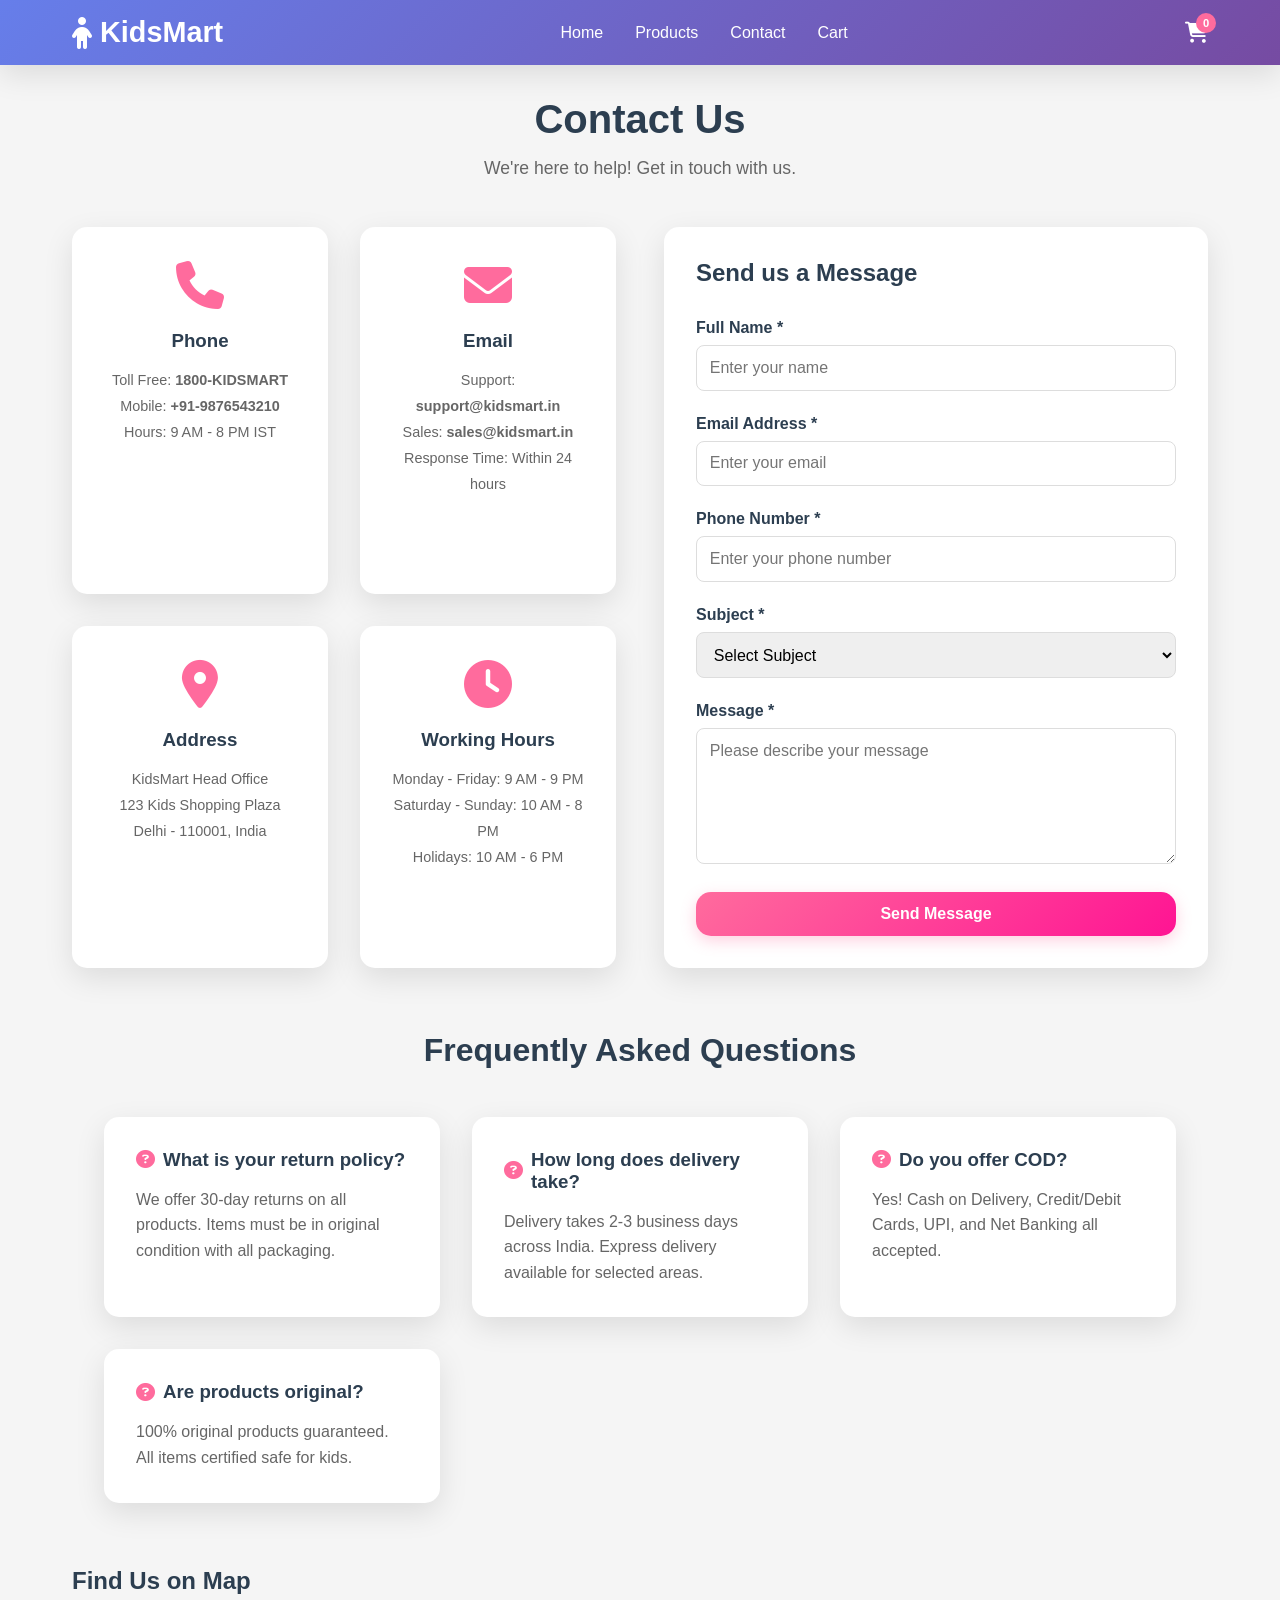
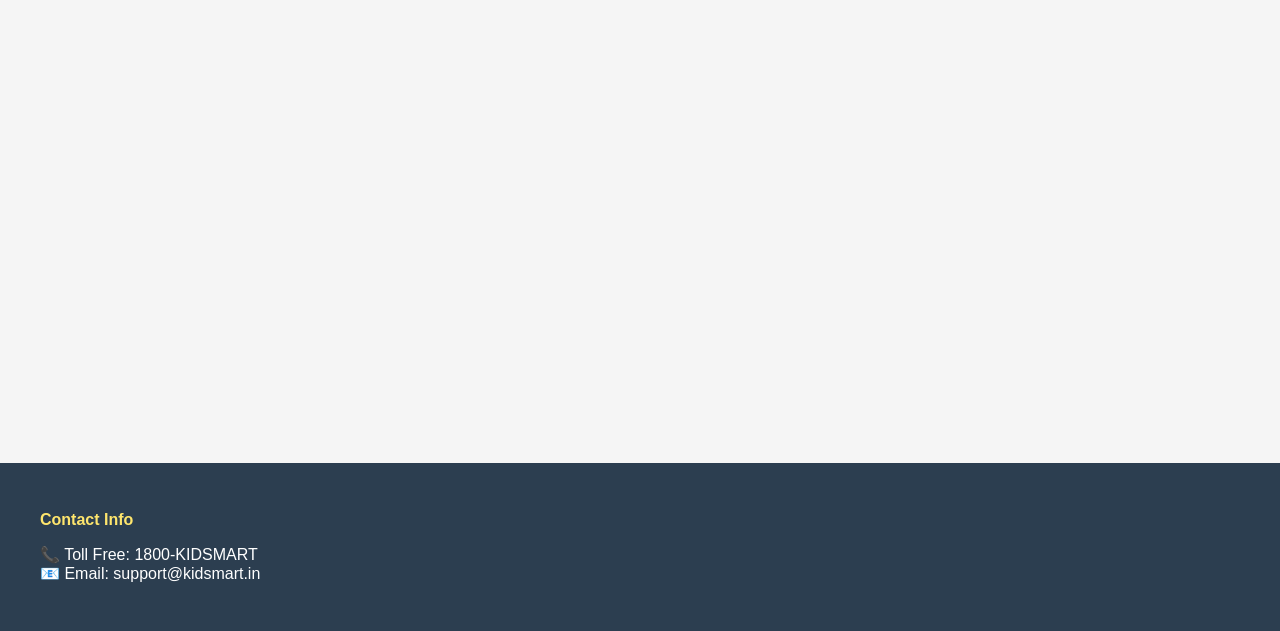
<file: contact.html>
<!DOCTYPE html>
<html lang="en">
<head>
    <meta charset="UTF-8">
    <meta name="viewport" content="width=device-width, initial-scale=1.0">
    <title>Contact Us - KidsMart</title>
    <link rel="stylesheet" href="styles.css">
    <link rel="stylesheet" href="https://cdnjs.cloudflare.com/ajax/libs/font-awesome/6.4.0/css/all.min.css">
</head>
<body>
    <!-- Navigation Bar -->
    <nav class="navbar">
        <div class="nav-container">
            <div class="logo">
                <i class="fas fa-child"></i>
                <span>KidsMart</span>
            </div>
            <ul class="nav-menu">
                <li><a href="index.html" class="nav-link">Home</a></li>
                <li><a href="products.html" class="nav-link">Products</a></li>
                <li><a href="contact.html" class="nav-link">Contact</a></li>
                <li><a href="cart.html" class="nav-link">Cart</a></li>
            </ul>
            <div class="nav-icons">
                <a href="cart.html" class="nav-icon cart-icon"><i class="fas fa-shopping-cart"></i><span class="cart-count">0</span></a>
            </div>
        </div>
    </nav>

    <!-- Contact Section -->
    <div class="contact-container">
        <h1>Contact Us</h1>
        <p class="contact-subtitle">We're here to help! Get in touch with us.</p>

        <div class="contact-content">
            <!-- Contact Info Cards -->
            <div class="contact-cards">
                <div class="contact-card">
                    <div class="card-icon"><i class="fas fa-phone"></i></div>
                    <h3>Phone</h3>
                    <p>Toll Free: <strong>1800-KIDSMART</strong></p>
                    <p>Mobile: <strong>+91-9876543210</strong></p>
                    <p>Hours: 9 AM - 8 PM IST</p>
                </div>

                <div class="contact-card">
                    <div class="card-icon"><i class="fas fa-envelope"></i></div>
                    <h3>Email</h3>
                    <p>Support: <strong>support@kidsmart.in</strong></p>
                    <p>Sales: <strong>sales@kidsmart.in</strong></p>
                    <p>Response Time: Within 24 hours</p>
                </div>

                <div class="contact-card">
                    <div class="card-icon"><i class="fas fa-map-marker-alt"></i></div>
                    <h3>Address</h3>
                    <p>KidsMart Head Office</p>
                    <p>123 Kids Shopping Plaza</p>
                    <p>Delhi - 110001, India</p>
                </div>

                <div class="contact-card">
                    <div class="card-icon"><i class="fas fa-clock"></i></div>
                    <h3>Working Hours</h3>
                    <p>Monday - Friday: 9 AM - 9 PM</p>
                    <p>Saturday - Sunday: 10 AM - 8 PM</p>
                    <p>Holidays: 10 AM - 6 PM</p>
                </div>
            </div>

            <!-- Contact Form -->
            <div class="contact-form-section">
                <h2>Send us a Message</h2>
                <form class="contact-form" onsubmit="handleContactSubmit(event)">
                    <div class="form-group">
                        <label>Full Name *</label>
                        <input type="text" name="name" required placeholder="Enter your name">
                    </div>

                    <div class="form-group">
                        <label>Email Address *</label>
                        <input type="email" name="email" required placeholder="Enter your email">
                    </div>

                    <div class="form-group">
                        <label>Phone Number *</label>
                        <input type="tel" name="phone" required placeholder="Enter your phone number">
                    </div>

                    <div class="form-group">
                        <label>Subject *</label>
                        <select name="subject" required>
                            <option value="">Select Subject</option>
                            <option value="Order Issue">Order Issue</option>
                            <option value="Product Quality">Product Quality</option>
                            <option value="Delivery Problem">Delivery Problem</option>
                            <option value="Return Request">Return Request</option>
                            <option value="General Inquiry">General Inquiry</option>
                            <option value="Feedback">Feedback</option>
                        </select>
                    </div>

                    <div class="form-group">
                        <label>Message *</label>
                        <textarea name="message" required placeholder="Please describe your message" rows="6"></textarea>
                    </div>

                    <button type="submit" class="btn btn-primary" style="width: 100%;">Send Message</button>
                </form>
            </div>
        </div>

        <!-- FAQ Section -->
        <section class="faq-section">
            <h2>Frequently Asked Questions</h2>
            <div class="faq-grid">
                <div class="faq-item">
                    <h3><i class="fas fa-question-circle"></i> What is your return policy?</h3>
                    <p>We offer 30-day returns on all products. Items must be in original condition with all packaging.</p>
                </div>
                <div class="faq-item">
                    <h3><i class="fas fa-question-circle"></i> How long does delivery take?</h3>
                    <p>Delivery takes 2-3 business days across India. Express delivery available for selected areas.</p>
                </div>
                <div class="faq-item">
                    <h3><i class="fas fa-question-circle"></i> Do you offer COD?</h3>
                    <p>Yes! Cash on Delivery, Credit/Debit Cards, UPI, and Net Banking all accepted.</p>
                </div>
                <div class="faq-item">
                    <h3><i class="fas fa-question-circle"></i> Are products original?</h3>
                    <p>100% original products guaranteed. All items certified safe for kids.</p>
                </div>
            </div>
        </section>

        <!-- Map Section (Optional) -->
        <section class="map-section">
            <h2>Find Us on Map</h2>
            <iframe src="https://www.google.com/maps/embed?pb=!1m18!1m12!1m3!1d3503.5829852437326!2d77.22980862346894!3d28.61449917242471!2m3!1f0!2f0!3f0!3m2!1i1024!2i768!4f13.1!3m3!1m2!1s0x390ce62c8e5b5555%3A0x1234567890abcdef!2sDelhi!5e0!3m2!1sen!2sin!4v1234567890123" width="100%" height="400" style="border:0;" allowfullscreen="" loading="lazy"></iframe>
        </section>
    </div>

    <!-- Footer -->
    <footer class="footer">
        <div class="footer-content">
            <div class="footer-section">
                <h4>Contact Info</h4>
                <p>📞 Toll Free: 1800-KIDSMART</p>
                <p>📧 Email: support@kidsmart.in</p>
            </div>
        </div>
    </footer>

    <script src="script.js"></script>
    <script>
        function handleContactSubmit(event) {
            event.preventDefault();
            const formData = new FormData(event.target);
            console.log('Contact Form Submitted:', Object.fromEntries(formData));
            showNotification('Thank you! We will contact you soon.');
            event.target.reset();
        }
    </script>
</body>
</html>
</file>
<file: styles.css>
* {
    margin: 0;
    padding: 0;
    box-sizing: border-box;
}

:root {
    --primary-color: #FF6B9D;
    --secondary-color: #4ECDC4;
    --accent-color: #FFE66D;
    --dark-color: #2C3E50;
    --light-color: #F8F9FA;
    --border-radius: 15px;
    --transition: all 0.3s ease;
    --shadow: 0 10px 30px rgba(0, 0, 0, 0.1);
}

body {
    font-family: 'Segoe UI', Tahoma, Geneva, Verdana, sans-serif;
    color: var(--dark-color);
    background-color: #f5f5f5;
    overflow-x: hidden;
}

/* ========== NAVBAR ========== */
.navbar {
    background: linear-gradient(135deg, #667eea 0%, #764ba2 100%);
    padding: 1rem 0;
    position: sticky;
    top: 0;
    z-index: 1000;
    box-shadow: var(--shadow);
}

.nav-container {
    max-width: 1200px;
    margin: 0 auto;
    padding: 0 2rem;
    display: flex;
    justify-content: space-between;
    align-items: center;
}

.logo {
    display: flex;
    align-items: center;
    gap: 0.5rem;
    font-size: 1.8rem;
    font-weight: bold;
    color: white;
    text-decoration: none;
    cursor: pointer;
}

.logo i {
    font-size: 2rem;
}

.nav-menu {
    display: flex;
    list-style: none;
    gap: 2rem;
}

.nav-link {
    color: white;
    text-decoration: none;
    font-weight: 500;
    transition: var(--transition);
    position: relative;
}

.nav-link:after {
    content: '';
    position: absolute;
    bottom: -5px;
    left: 0;
    width: 0;
    height: 3px;
    background: var(--accent-color);
    transition: var(--transition);
}

.nav-link:hover:after {
    width: 100%;
}

.nav-icons {
    display: flex;
    gap: 1.5rem;
    align-items: center;
}

.nav-icon {
    color: white;
    font-size: 1.3rem;
    cursor: pointer;
    transition: var(--transition);
    position: relative;
}

.nav-icon:hover {
    transform: scale(1.2);
    color: var(--accent-color);
}

.cart-count {
    position: absolute;
    top: -8px;
    right: -8px;
    background: var(--primary-color);
    color: white;
    border-radius: 50%;
    width: 20px;
    height: 20px;
    display: flex;
    align-items: center;
    justify-content: center;
    font-size: 0.7rem;
    font-weight: bold;
}

/* ========== BUTTONS ========== */
.btn {
    padding: 0.8rem 2rem;
    border: none;
    border-radius: var(--border-radius);
    font-size: 1rem;
    font-weight: 600;
    cursor: pointer;
    transition: var(--transition);
    text-decoration: none;
    display: inline-block;
}

.btn-primary {
    background: linear-gradient(135deg, var(--primary-color), #FF1493);
    color: white;
    box-shadow: 0 5px 15px rgba(255, 107, 157, 0.3);
}

.btn-primary:hover {
    transform: translateY(-3px);
    box-shadow: 0 8px 25px rgba(255, 107, 157, 0.5);
}

.btn-secondary {
    background: white;
    color: var(--primary-color);
    border: 2px solid var(--primary-color);
}

.btn-secondary:hover {
    background: var(--light-color);
}

.btn-large {
    padding: 1rem 2rem;
    font-size: 1.1rem;
}

/* ========== HERO SECTION ========== */
.hero {
    max-width: 1200px;
    margin: 0 auto;
    padding: 3rem 2rem;
    display: grid;
    grid-template-columns: 1fr 1fr;
    align-items: center;
    gap: 3rem;
    background: white;
}

.hero-content h1 {
    font-size: 3.5rem;
    color: var(--dark-color);
    margin-bottom: 1rem;
    background: linear-gradient(135deg, var(--primary-color), var(--secondary-color));
    -webkit-background-clip: text;
    -webkit-text-fill-color: transparent;
    background-clip: text;
}

.hero-content p {
    font-size: 1.2rem;
    color: #666;
    margin-bottom: 2rem;
}

.hero-image img {
    width: 100%;
    max-width: 500px;
    border-radius: 20px;
    box-shadow: 0 20px 60px rgba(0, 0, 0, 0.15);
    animation: float 3s ease-in-out infinite;
}

@keyframes float {
    0%, 100% { transform: translateY(0px); }
    50% { transform: translateY(-20px); }
}

/* ========== CATEGORIES SECTION ========== */
.categories {
    max-width: 1200px;
    margin: 4rem auto;
    padding: 0 2rem;
}

.categories h2 {
    text-align: center;
    font-size: 2.5rem;
    margin-bottom: 3rem;
    color: var(--dark-color);
}

.category-grid {
    display: grid;
    grid-template-columns: repeat(auto-fit, minmax(250px, 1fr));
    gap: 2rem;
}

.category-card {
    background: linear-gradient(135deg, #667eea 0%, #764ba2 100%);
    padding: 2rem;
    border-radius: var(--border-radius);
    text-align: center;
    color: white;
    cursor: pointer;
    transition: var(--transition);
    box-shadow: var(--shadow);
}

.category-card:hover {
    transform: translateY(-10px);
    box-shadow: 0 20px 40px rgba(0, 0, 0, 0.2);
}

.category-icon {
    font-size: 3rem;
    margin-bottom: 1rem;
}

.category-card h3 {
    font-size: 1.5rem;
    margin-bottom: 0.5rem;
}

/* ========== PRODUCTS SECTION ========== */
.products {
    max-width: 1200px;
    margin: 4rem auto;
    padding: 0 2rem;
    background: white;
    border-radius: var(--border-radius);
    padding: 3rem 2rem;
}

.products h2 {
    text-align: center;
    font-size: 2.5rem;
    margin-bottom: 3rem;
    color: var(--dark-color);
}

.product-grid {
    display: grid;
    grid-template-columns: repeat(auto-fill, minmax(280px, 1fr));
    gap: 2.5rem;
}

.product-card {
    background: white;
    border-radius: var(--border-radius);
    overflow: hidden;
    box-shadow: var(--shadow);
    transition: var(--transition);
    cursor: pointer;
}

.product-card:hover {
    transform: translateY(-15px);
    box-shadow: 0 25px 50px rgba(0, 0, 0, 0.15);
}

.product-image {
    position: relative;
    overflow: hidden;
    height: 280px;
    background: linear-gradient(135deg, #f5f7fa 0%, #c3cfe2 100%);
}

.product-image img {
    width: 100%;
    height: 100%;
    object-fit: cover;
    transition: var(--transition);
}

.product-card:hover .product-image img {
    transform: scale(1.1);
}

.badge {
    position: absolute;
    top: 15px;
    right: 15px;
    background: linear-gradient(135deg, var(--primary-color), #FF1493);
    color: white;
    padding: 0.5rem 1rem;
    border-radius: 50px;
    font-size: 0.75rem;
    font-weight: bold;
    text-transform: uppercase;
    box-shadow: 0 5px 15px rgba(255, 107, 157, 0.3);
}

.product-overlay {
    position: absolute;
    top: 0;
    left: 0;
    right: 0;
    bottom: 0;
    background: rgba(0, 0, 0, 0.7);
    display: flex;
    align-items: center;
    justify-content: center;
    opacity: 0;
    transition: var(--transition);
}

.product-card:hover .product-overlay {
    opacity: 1;
}

.product-info {
    padding: 1.5rem;
}

.product-info h3 {
    font-size: 1.1rem;
    margin-bottom: 0.5rem;
    color: var(--dark-color);
}

.product-category {
    font-size: 0.85rem;
    color: var(--secondary-color);
    font-weight: 600;
    margin-bottom: 0.5rem;
}

.rating {
    display: flex;
    align-items: center;
    gap: 0.3rem;
    margin-bottom: 1rem;
    color: var(--accent-color);
    font-size: 0.9rem;
}

.rating span {
    color: #999;
    font-size: 0.85rem;
    margin-left: 0.5rem;
}

.price {
    display: flex;
    gap: 1rem;
    align-items: center;
}

.original-price {
    color: #999;
    text-decoration: line-through;
    font-size: 0.9rem;
}

.sale-price {
    font-size: 1.4rem;
    font-weight: bold;
    color: var(--primary-color);
}

/* ========== PRODUCTS PAGE - SIDEBAR ========== */
.products-container {
    max-width: 1200px;
    margin: 2rem auto;
    padding: 0 2rem;
    display: grid;
    grid-template-columns: 250px 1fr;
    gap: 2rem;
}

.sidebar {
    background: white;
    padding: 2rem;
    border-radius: var(--border-radius);
    height: fit-content;
    box-shadow: var(--shadow);
}

.sidebar h3 {
    margin-bottom: 2rem;
    color: var(--dark-color);
}

.filter-group {
    margin-bottom: 2rem;
    padding-bottom: 2rem;
    border-bottom: 1px solid #eee;
}

.filter-group h4 {
    margin-bottom: 1rem;
    color: var(--dark-color);
}

.filter-group label {
    display: block;
    margin-bottom: 0.8rem;
    cursor: pointer;
    color: #666;
    transition: var(--transition);
}

.filter-group label:hover {
    color: var(--primary-color);
}

.filter-group input {
    margin-right: 0.5rem;
    cursor: pointer;
}

.products-main {
    background: white;
    padding: 2rem;
    border-radius: var(--border-radius);
    box-shadow: var(--shadow);
}

.products-header {
    display: flex;
    justify-content: space-between;
    align-items: center;
    margin-bottom: 2rem;
}

.products-header h2 {
    color: var(--dark-color);
}

.sort-options {
    display: flex;
    align-items: center;
    gap: 1rem;
}

.sort-options select {
    padding: 0.5rem 1rem;
    border: 1px solid #ddd;
    border-radius: 8px;
    font-size: 1rem;
}

/* ========== PRODUCT DETAIL PAGE ========== */
.product-detail-container {
    max-width: 1200px;
    margin: 2rem auto;
    padding: 0 2rem;
}

.breadcrumb {
    margin-bottom: 2rem;
    color: #666;
}

.breadcrumb a {
    color: var(--primary-color);
    text-decoration: none;
    cursor: pointer;
}

.breadcrumb a:hover {
    text-decoration: underline;
}

.product-detail {
    background: white;
    padding: 2rem;
    border-radius: var(--border-radius);
    display: grid;
    grid-template-columns: 1fr 1fr;
    gap: 3rem;
    margin-bottom: 3rem;
    box-shadow: var(--shadow);
}

.product-detail-image {
    position: relative;
}

.product-detail-image img {
    width: 100%;
    border-radius: 15px;
    box-shadow: 0 10px 30px rgba(0, 0, 0, 0.1);
}

.rating-badge {
    position: absolute;
    top: 20px;
    right: 20px;
    background: var(--primary-color);
    color: white;
    padding: 1rem;
    border-radius: 50%;
    text-align: center;
    font-weight: bold;
    box-shadow: 0 5px 15px rgba(0, 0, 0, 0.2);
}

.product-detail-info h1 {
    font-size: 2rem;
    margin-bottom: 1rem;
    color: var(--dark-color);
}

.price-section {
    display: flex;
    align-items: center;
    gap: 1rem;
    margin: 2rem 0;
    padding: 2rem;
    background: #f5f5f5;
    border-radius: 12px;
}

.discount-badge {
    background: var(--accent-color);
    color: var(--dark-color);
    padding: 0.5rem 1rem;
    border-radius: 8px;
    font-weight: bold;
}

.description-section {
    margin: 2rem 0;
}

.description-section h3 {
    margin-bottom: 1rem;
    color: var(--dark-color);
}

.highlights {
    background: #f5f5f5;
    padding: 2rem;
    border-radius: 12px;
    margin: 2rem 0;
}

.highlights ul {
    list-style: none;
    padding: 0;
}

.highlights li {
    padding: 0.5rem 0;
    padding-left: 2rem;
    position: relative;
    color: #666;
}

.highlights li:before {
    content: "✓";
    position: absolute;
    left: 0;
    color: var(--primary-color);
    font-weight: bold;
}

.delivery-info {
    background: #e8f5e9;
    padding: 2rem;
    border-radius: 12px;
    margin: 2rem 0;
}

.delivery-info p {
    padding: 0.5rem 0;
    color: #333;
}

.delivery-info i {
    color: var(--secondary-color);
    margin-right: 0.5rem;
    width: 20px;
}

.quantity-selector {
    display: flex;
    align-items: center;
    gap: 2rem;
    margin: 2rem 0;
}

.quantity-control {
    display: flex;
    border: 1px solid #ddd;
    border-radius: 8px;
    overflow: hidden;
}

.quantity-control button {
    width: 40px;
    height: 40px;
    border: none;
    background: #f5f5f5;
    cursor: pointer;
    font-weight: bold;
    transition: var(--transition);
}

.quantity-control button:hover {
    background: var(--primary-color);
    color: white;
}

.quantity-control input {
    width: 60px;
    border: none;
    text-align: center;
    font-size: 1rem;
}

/* ========== CONTACT PAGE ========== */
.contact-container {
    max-width: 1200px;
    margin: 2rem auto;
    padding: 0 2rem;
}

.contact-container h1 {
    text-align: center;
    font-size: 2.5rem;
    margin-bottom: 1rem;
    color: var(--dark-color);
}

.contact-subtitle {
    text-align: center;
    color: #666;
    margin-bottom: 3rem;
    font-size: 1.1rem;
}

.contact-content {
    display: grid;
    grid-template-columns: 1fr 1fr;
    gap: 3rem;
    margin-bottom: 3rem;
}

.contact-cards {
    display: grid;
    grid-template-columns: 1fr 1fr;
    gap: 2rem;
}

.contact-card {
    background: white;
    padding: 2rem;
    border-radius: var(--border-radius);
    text-align: center;
    box-shadow: var(--shadow);
    transition: var(--transition);
}

.contact-card:hover {
    transform: translateY(-10px);
    box-shadow: 0 20px 40px rgba(0, 0, 0, 0.15);
}

.card-icon {
    font-size: 3rem;
    color: var(--primary-color);
    margin-bottom: 1rem;
}

.contact-card h3 {
    margin-bottom: 1rem;
    color: var(--dark-color);
}

.contact-card p {
    color: #666;
    line-height: 1.8;
    font-size: 0.9rem;
}

.contact-form-section {
    background: white;
    padding: 2rem;
    border-radius: var(--border-radius);
    box-shadow: var(--shadow);
}

.contact-form-section h2 {
    margin-bottom: 2rem;
    color: var(--dark-color);
}

.form-group {
    margin-bottom: 1.5rem;
}

.form-group label {
    display: block;
    margin-bottom: 0.5rem;
    font-weight: 600;
    color: var(--dark-color);
}

.form-group input,
.form-group select,
.form-group textarea {
    width: 100%;
    padding: 0.8rem;
    border: 1px solid #ddd;
    border-radius: 8px;
    font-size: 1rem;
    font-family: inherit;
    transition: var(--transition);
}

.form-group input:focus,
.form-group select:focus,
.form-group textarea:focus {
    outline: none;
    border-color: var(--primary-color);
    box-shadow: 0 0 0 3px rgba(255, 107, 157, 0.1);
}

/* ========== FAQ SECTION ========== */
.faq-section {
    max-width: 1200px;
    margin: 4rem auto;
    padding: 0 2rem;
}

.faq-section h2 {
    text-align: center;
    font-size: 2rem;
    margin-bottom: 3rem;
    color: var(--dark-color);
}

.faq-grid {
    display: grid;
    grid-template-columns: repeat(auto-fit, minmax(250px, 1fr));
    gap: 2rem;
}

.faq-item {
    background: white;
    padding: 2rem;
    border-radius: var(--border-radius);
    box-shadow: var(--shadow);
    transition: var(--transition);
}

.faq-item:hover {
    transform: translateY(-5px);
}

.faq-item h3 {
    color: var(--dark-color);
    margin-bottom: 1rem;
    display: flex;
    align-items: center;
    gap: 0.5rem;
}

.faq-item h3 i {
    color: var(--primary-color);
}

.faq-item p {
    color: #666;
    line-height: 1.6;
}

/* ========== CART PAGE ========== */
.cart-container {
    max-width: 1200px;
    margin: 2rem auto;
    padding: 0 2rem;
}

.cart-container h1 {
    margin-bottom: 2rem;
    color: var(--dark-color);
}

.cart-content {
    display: grid;
    grid-template-columns: 1fr 350px;
    gap: 2rem;
    margin-bottom: 3rem;
}

.cart-items {
    background: white;
    padding: 2rem;
    border-radius: var(--border-radius);
    box-shadow: var(--shadow);
}

.cart-item {
    display: grid;
    grid-template-columns: 100px 1fr 100px 80px;
    gap: 2rem;
    padding: 2rem;
    border-bottom: 1px solid #eee;
    align-items: center;
}

.cart-item:last-child {
    border-bottom: none;
}

.cart-item-image {
    width: 100px;
    height: 100px;
    border-radius: 8px;
    overflow: hidden;
}

.cart-item-image img {
    width: 100%;
    height: 100%;
    object-fit: cover;
}

.cart-item-details h3 {
    margin-bottom: 0.5rem;
    color: var(--dark-color);
}

.cart-item-details p {
    color: #666;
    font-size: 0.9rem;
}

.cart-item-remove {
    color: var(--primary-color);
    cursor: pointer;
    text-decoration: none;
}

.cart-item-remove:hover {
    text-decoration: underline;
}

.cart-summary {
    background: white;
    padding: 2rem;
    border-radius: var(--border-radius);
    box-shadow: var(--shadow);
    height: fit-content;
}

.cart-summary h2 {
    margin-bottom: 2rem;
    color: var(--dark-color);
}

.summary-row {
    display: flex;
    justify-content: space-between;
    margin-bottom: 1rem;
    padding-bottom: 1rem;
    border-bottom: 1px solid #eee;
    color: #666;
}

.summary-row.total {
    border: none;
    padding-top: 1rem;
    border-top: 2px solid var(--primary-color);
    font-weight: bold;
    color: var(--dark-color);
    font-size: 1.2rem;
}

/* ========== CHECKOUT PAGE ========== */
.checkout-section {
    background: white;
    padding: 3rem;
    border-radius: var(--border-radius);
    box-shadow: var(--shadow);
    margin-top: 3rem;
}

.checkout-content {
    display: grid;
    grid-template-columns: 1fr 350px;
    gap: 3rem;
}

.checkout-form h3 {
    margin-bottom: 2rem;
    color: var(--dark-color);
    padding-bottom: 1rem;
    border-bottom: 2px solid var(--primary-color);
}

.payment-options {
    display: grid;
    gap: 1.5rem;
    margin-bottom: 2rem;
}

.payment-option {
    display: flex;
    align-items: center;
    padding: 1.5rem;
    border: 2px solid #ddd;
    border-radius: 8px;
    cursor: pointer;
    transition: var(--transition);
}

.payment-option:hover {
    border-color: var(--primary-color);
    background: #f5f5f5;
}

.payment-option input {
    margin-right: 1rem;
    cursor: pointer;
}

.payment-option span {
    display: flex;
    align-items: center;
    gap: 0.5rem;
}

.order-summary {
    background: #f5f5f5;
    padding: 2rem;
    border-radius: var(--border-radius);
    height: fit-content;
}

.order-summary h3 {
    margin-bottom: 2rem;
    color: var(--dark-color);
}

.summary-total {
    display: flex;
    justify-content: space-between;
    align-items: center;
    font-size: 1.3rem;
    font-weight: bold;
    color: var(--dark-color);
}

/* ========== WHY CHOOSE US ========== */
.why-choose {
    max-width: 1200px;
    margin: 4rem auto;
    padding: 3rem 2rem;
    background: linear-gradient(135deg, #667eea 0%, #764ba2 100%);
    border-radius: var(--border-radius);
    color: white;
}

.why-choose h2 {
    text-align: center;
    font-size: 2.5rem;
    margin-bottom: 3rem;
}

.features-grid {
    display: grid;
    grid-template-columns: repeat(auto-fit, minmax(250px, 1fr));
    gap: 2rem;
}

.feature {
    text-align: center;
    padding: 2rem;
    background: rgba(255, 255, 255, 0.1);
    border-radius: 12px;
    backdrop-filter: blur(10px);
    transition: var(--transition);
}

.feature:hover {
    background: rgba(255, 255, 255, 0.2);
    transform: translateY(-10px);
}

.feature-icon {
    font-size: 3rem;
    margin-bottom: 1rem;
    color: var(--accent-color);
}

.feature h3 {
    font-size: 1.3rem;
    margin-bottom: 0.5rem;
}

.feature p {
    opacity: 0.9;
    line-height: 1.6;
}

/* ========== NEWSLETTER ========== */
.newsletter {
    max-width: 1200px;
    margin: 4rem auto;
    padding: 3rem 2rem;
    background: linear-gradient(135deg, #FF6B9D 0%, #4ECDC4 100%);
    border-radius: var(--border-radius);
    color: white;
    text-align: center;
}

.newsletter-content h2 {
    font-size: 2rem;
    margin-bottom: 0.5rem;
}

.newsletter-content p {
    margin-bottom: 2rem;
    opacity: 0.9;
}

.newsletter-form {
    display: flex;
    gap: 0.5rem;
    max-width: 500px;
    margin: 0 auto;
}

.newsletter-form input {
    flex: 1;
    padding: 1rem;
    border: none;
    border-radius: 8px;
    font-size: 1rem;
}

/* ========== FOOTER ========== */
.footer {
    background: var(--dark-color);
    color: white;
    padding: 3rem 2rem 1rem;
    margin-top: 4rem;
}

.footer-content {
    max-width: 1200px;
    margin: 0 auto;
    display: grid;
    grid-template-columns: repeat(auto-fit, minmax(200px, 1fr));
    gap: 2rem;
    margin-bottom: 2rem;
}

.footer-section h4 {
    margin-bottom: 1rem;
    color: var(--accent-color);
}

.footer-section ul {
    list-style: none;
}

.footer-section a {
    color: #bbb;
    text-decoration: none;
    line-height: 2;
    transition: var(--transition);
}

.footer-section a:hover {
    color: white;
    padding-left: 0.5rem;
}

.social-links {
    display: flex;
    gap: 1rem;
}

.social-links a {
    display: inline-flex;
    align-items: center;
    justify-content: center;
    width: 40px;
    height: 40px;
    background: rgba(255, 255, 255, 0.1);
    border-radius: 50%;
    transition: var(--transition);
}

.social-links a:hover {
    background: var(--primary-color);
    transform: translateY(-5px);
}

.footer-bottom {
    text-align: center;
    padding-top: 2rem;
    border-top: 1px solid rgba(255, 255, 255, 0.1);
    color: #bbb;
}

.footer-bottom i {
    color: var(--primary-color);
}

/* ========== RESPONSIVE ========== */
@media (max-width: 768px) {
    .hero {
        grid-template-columns: 1fr;
        padding: 2rem 1rem;
    }

    .hero-content h1 {
        font-size: 2rem;
    }

    .hero-image {
        order: -1;
    }

    .nav-menu {
        display: none;
    }

    .product-grid {
        grid-template-columns: repeat(auto-fill, minmax(200px, 1fr));
        gap: 1.5rem;
    }

    .products-container {
        grid-template-columns: 1fr;
    }

    .sidebar {
        display: none;
    }

    .product-detail {
        grid-template-columns: 1fr;
    }

    .contact-content {
        grid-template-columns: 1fr;
    }

    .contact-cards {
        grid-template-columns: 1fr;
    }

    .cart-content {
        grid-template-columns: 1fr;
    }

    .cart-summary {
        height: auto;
    }

    .checkout-content {
        grid-template-columns: 1fr;
    }

    .order-summary {
        height: auto;
    }
}

@media (max-width: 480px) {
    .nav-container {
        padding: 0 1rem;
    }

    .logo span {
        display: none;
    }

    .hero-content h1 {
        font-size: 1.5rem;
    }

    .product-grid {
        grid-template-columns: 1fr;
    }

    .cart-item {
        grid-template-columns: 1fr;
        gap: 1rem;
    }

    .newsletter-form {
        flex-direction: column;
    }
}
</file>
